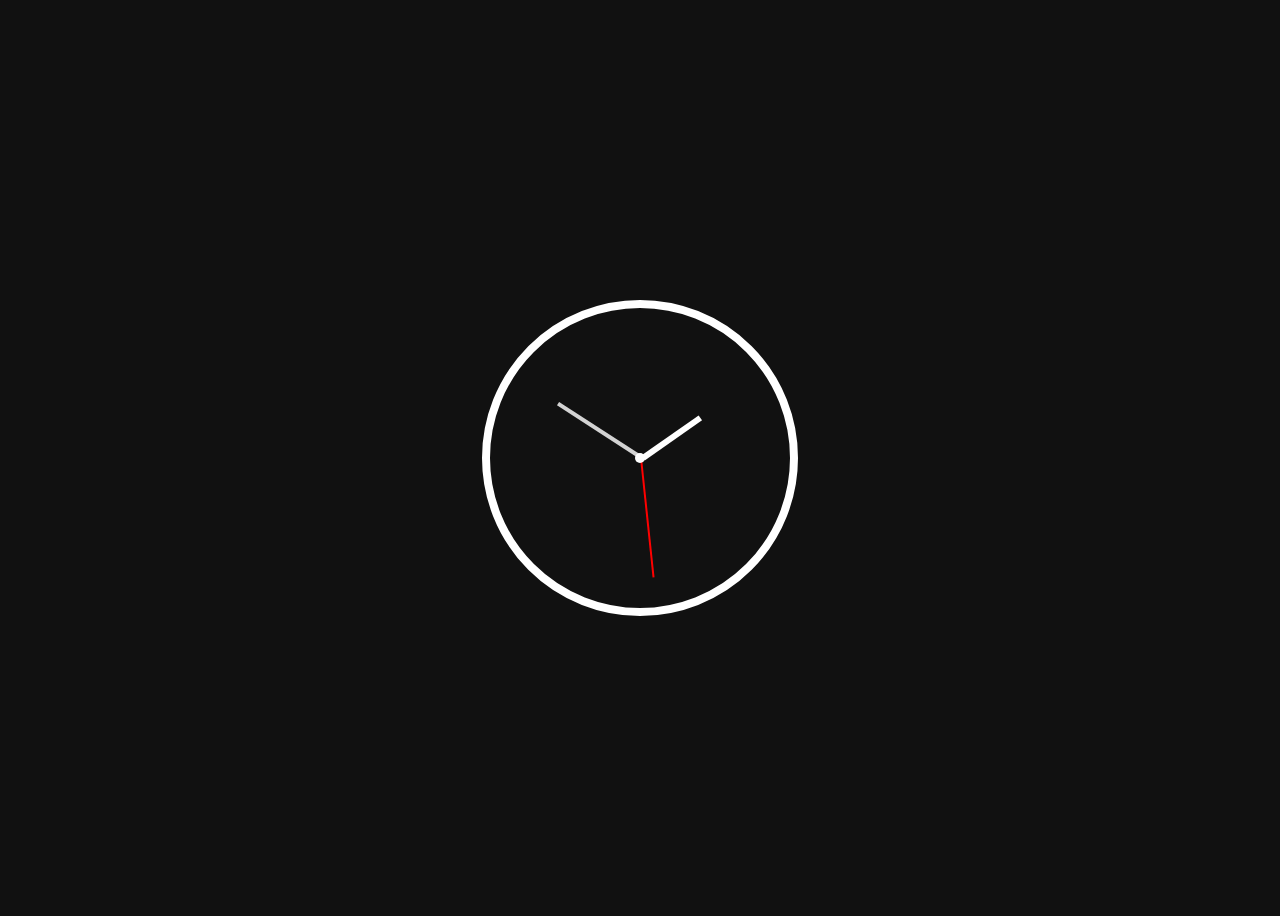
<file: Analog Clock/index.html>
<!DOCTYPE html>
<html lang="en">
<head>
  <meta charset="UTF-8">
  <title>Analog Clock</title>
  <link rel="stylesheet" href="style.css">
</head>
<body>

<div class="clock">
  <div class="hand hour"></div>
  <div class="hand minute"></div>
  <div class="hand second"></div>
  <div class="center-dot"></div>
</div>

<script src="script.js"></script>
</body>
</html>
</file>
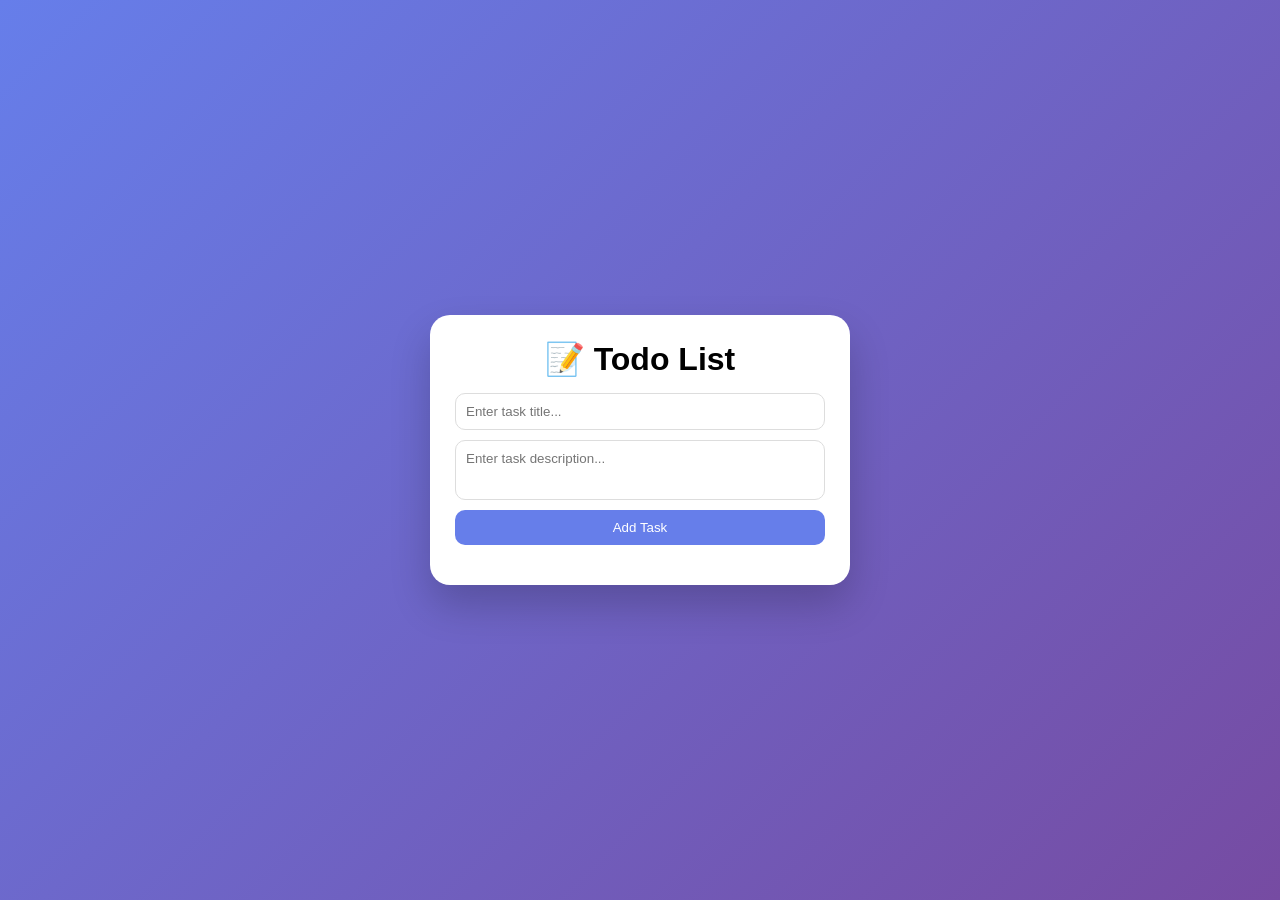
<file: ToDo/index.html>
<!DOCTYPE html>
<html lang="en">
<head>
<meta charset="UTF-8">
<title>Todo App with Description</title>

<style>
* {
  margin: 0;
  padding: 0;
  box-sizing: border-box;
  font-family: 'Segoe UI', sans-serif;
}

body {
  height: 100vh;
  display: flex;
  justify-content: center;
  align-items: center;
  background: linear-gradient(135deg, #667eea, #764ba2);
}

.container {
  background: white;
  width: 420px;
  padding: 25px;
  border-radius: 20px;
  box-shadow: 0 20px 40px rgba(0,0,0,0.2);
}

h1 {
  text-align: center;
  margin-bottom: 15px;
}

/* Inputs */
.input-box {
  display: flex;
  flex-direction: column;
  gap: 10px;
  margin-bottom: 15px;
}

.input-box input,
.input-box textarea {
  padding: 10px;
  border-radius: 10px;
  border: 1px solid #ddd;
  outline: none;
}

textarea {
  resize: none;
  height: 60px;
}

.input-box button {
  padding: 10px;
  border: none;
  background: #667eea;
  color: white;
  border-radius: 10px;
  cursor: pointer;
}

.input-box button:hover {
  background: #5a67d8;
}

/* Todo List */
ul {
  list-style: none;
  max-height: 300px;
  overflow-y: auto;
}

li {
  background: #f7f7f7;
  padding: 12px;
  border-radius: 12px;
  margin-bottom: 10px;
  transition: 0.3s;
}

li.completed {
  opacity: 0.6;
  text-decoration: line-through;
}

/* Title & Description */
.task-title {
  font-weight: bold;
  font-size: 16px;
}

.task-desc {
  font-size: 13px;
  color: #555;
  margin-top: 5px;
}

/* Actions */
.actions {
  margin-top: 8px;
}

.actions button {
  margin-right: 5px;
  border: none;
  padding: 5px 8px;
  border-radius: 6px;
  cursor: pointer;
}

.complete-btn {
  background: #38a169;
  color: white;
}

.delete-btn {
  background: #e53e3e;
  color: white;
}
</style>
</head>

<body>

<div class="container">
  <h1>📝 Todo List</h1>

  <div class="input-box">
    <input type="text" id="taskTitle" placeholder="Enter task title...">
    <textarea id="taskDesc" placeholder="Enter task description..."></textarea>
    <button onclick="addTask()">Add Task</button>
  </div>

  <ul id="taskList"></ul>
</div>

<script>
let tasks = JSON.parse(localStorage.getItem("tasks")) || [];

function saveTasks() {
  localStorage.setItem("tasks", JSON.stringify(tasks));
}

function addTask() {
  const title = document.getElementById("taskTitle").value.trim();
  const desc = document.getElementById("taskDesc").value.trim();

  if (title === "") return;

  tasks.push({
    title,
    desc,
    completed: false
  });

  document.getElementById("taskTitle").value = "";
  document.getElementById("taskDesc").value = "";

  saveTasks();
  renderTasks();
}

function toggleTask(index) {
  tasks[index].completed = !tasks[index].completed;
  saveTasks();
  renderTasks();
}

function deleteTask(index) {
  tasks.splice(index, 1);
  saveTasks();
  renderTasks();
}

function renderTasks() {
  const list = document.getElementById("taskList");
  list.innerHTML = "";

  tasks.forEach((task, index) => {
    const li = document.createElement("li");

    if (task.completed) li.classList.add("completed");

    li.innerHTML = `
      <div class="task-title">${task.title}</div>
      <div class="task-desc">${task.desc || ""}</div>
      
      <div class="actions">
        <button class="complete-btn" onclick="toggleTask(${index})">✔</button>
        <button class="delete-btn" onclick="deleteTask(${index})">✖</button>
      </div>
    `;

    list.appendChild(li);
  });
}

renderTasks();
</script>

</body>
</html>
</file>
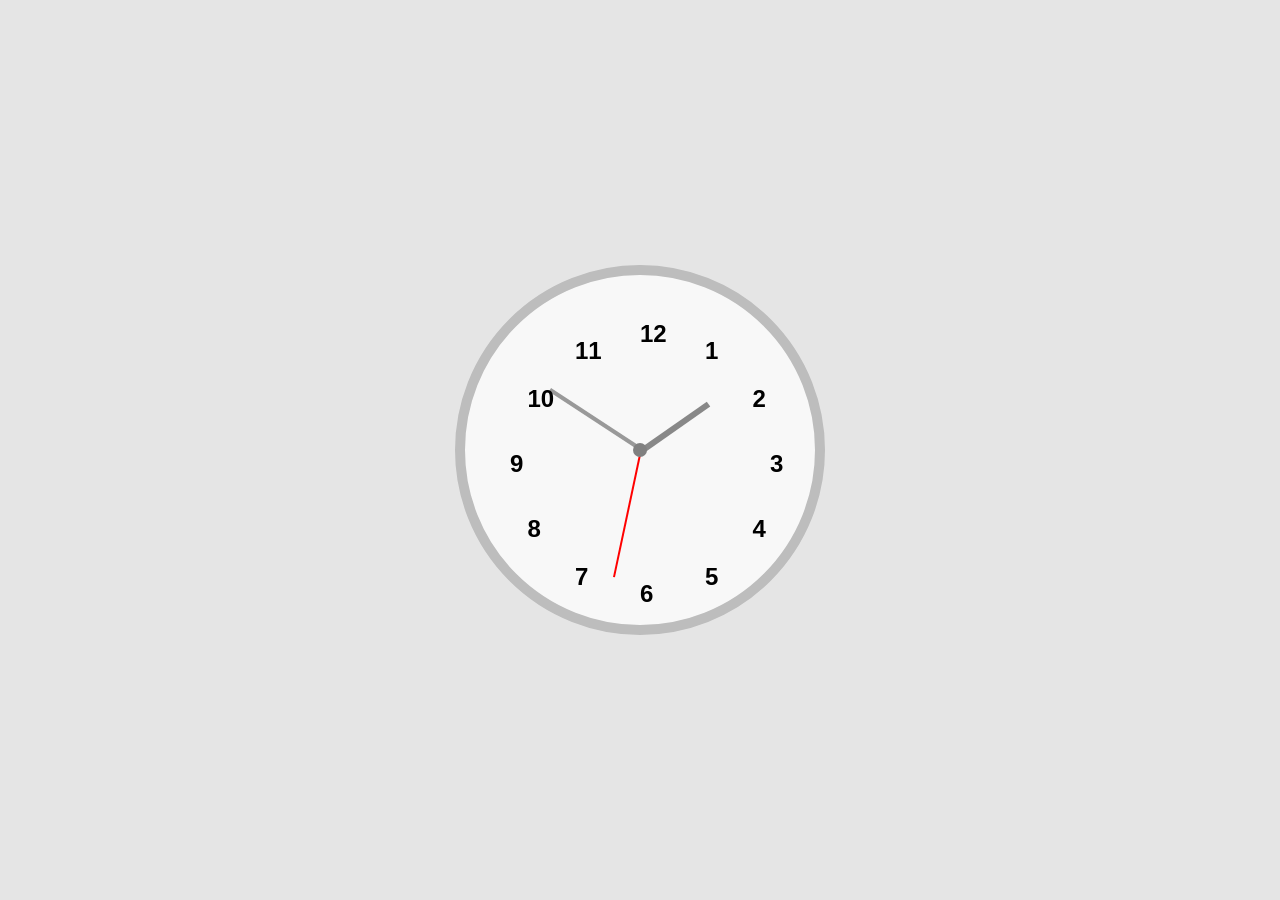
<file: Analog Clock/3in1-2.html>
<!DOCTYPE html>
<html lang="en">
<head>
<meta charset="UTF-8">
<title>Analog Clock</title>

<style>
body {
  margin: 0;
  background: #e5e5e5;
  display: flex;
  justify-content: center;
  align-items: center;
  height: 100vh;
  font-family: Arial;
}

/* Clock */
.clock {
  width: 350px;
  height: 350px;
  border: 10px solid #bdbdbd;
  border-radius: 50%;
  position: relative;
  background: #f8f8f8;
}

/* Center */
.center {
  width: 14px;
  height: 14px;
  background: gray;
  border-radius: 50%;
  position: absolute;
  top: 50%;
  left: 50%;
  transform: translate(-50%, -50%);
  z-index: 10;
}

/* Hands */
.hand {
  position: absolute;
  bottom: 50%;
  left: 50%;
  transform-origin: bottom;
}

.hour {
  width: 6px;
  height: 80px;
  background: #888;
}

.minute {
  width: 4px;
  height: 110px;
  background: #999;
}

.second {
  width: 2px;
  height: 130px;
  background: red;
}

/* Numbers */
.num {
  position: absolute;
  top: 50%;
  left: 50%;
  transform-origin: center;
  font-size: 24px;
  font-weight: bold;
}


</style>

</head>
<body>

<div class="clock" id="clock">

  <!-- Hands -->
  <div class="hand hour" id="hour"></div>
  <div class="hand minute" id="minute"></div>
  <div class="hand second" id="second"></div>
  <div class="center"></div>

</div>

<script>
const clock = document.getElementById("clock");

/* ✅ Create Numbers (Perfect Circle) */
for (let i = 1; i <= 12; i++) {
  const number = document.createElement("div");
  number.classList.add("num");

  const angle = i * 30;

  number.style.transform = `
    rotate(${angle}deg)
    translateY(-130px)
    rotate(-${angle}deg)
  `;

  number.innerText = i;
  clock.appendChild(number);
}

/* ✅ Create Ticks */
for (let i = 0; i < 60; i++) {
  const tick = document.createElement("div");
  tick.classList.add("tick");

  if (i % 5 === 0) tick.classList.add("bold");

  tick.style.transform = `rotate(${i * 6}deg)`;
  clock.appendChild(tick);
}

/* ✅ Clock Logic */
function updateClock() {
  const now = new Date();

  const sec = now.getSeconds();
  const min = now.getMinutes();
  const hr = now.getHours();

  const secDeg = sec * 6;
  const minDeg = min * 6 + sec * 0.1;
  const hrDeg = hr * 30 + min * 0.5;

  document.getElementById("second").style.transform =
    `rotate(${secDeg}deg)`;

  document.getElementById("minute").style.transform =
    `rotate(${minDeg}deg)`;

  document.getElementById("hour").style.transform =
    `rotate(${hrDeg}deg)`;
}

setInterval(updateClock, 1000);
updateClock();
</script>

</body>
</html>
</file>
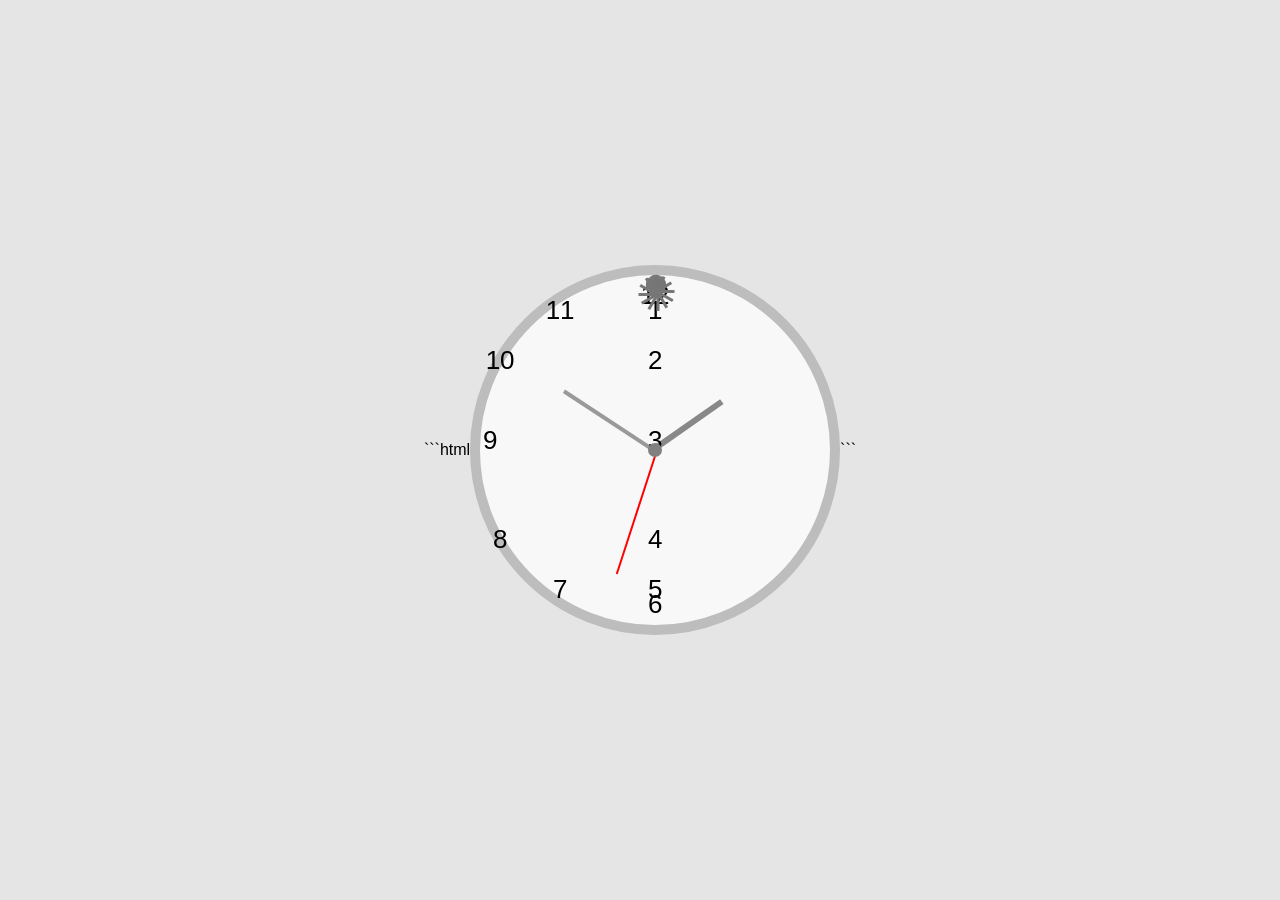
<file: Analog Clock/3in1.html>
```html
<!DOCTYPE html>
<html lang="en">
<head>
<meta charset="UTF-8">
<title>Analog Clock</title>

<style>
body {
  margin: 0;
  background: #e5e5e5;
  display: flex;
  justify-content: center;
  align-items: center;
  height: 100vh;
  font-family: Arial;
}

/* Clock Container */
.clock {
  width: 350px;
  height: 350px;
  border: 10px solid #bdbdbd;
  border-radius: 50%;
  position: relative;
  background: #f8f8f8;
}

/* Center Dot */
.center {
  width: 14px;
  height: 14px;
  background: gray;
  border-radius: 50%;
  position: absolute;
  top: 50%;
  left: 50%;
  transform: translate(-50%, -50%);
  z-index: 10;
}

/* Hands */
.hand {
  position: absolute;
  bottom: 50%;
  left: 50%;
  transform-origin: bottom;
}

.hour {
  width: 6px;
  height: 80px;
  background: #888;
}

.minute {
  width: 4px;
  height: 110px;
  background: #999;
}

.second {
  width: 2px;
  height: 130px;
  background: red;
}

/* Numbers */
.number {
  position: absolute;
  width: 100%;
  height: 100%;
  text-align: center;
  font-size: 26px;
}

.number span {
  position: absolute;
  left: 50%;
  transform: translateX(-50%);
}

/* Position Numbers */
.number1 span  { top: 20px; right: 80px; }
.number2 span  { top: 70px; right: 20px; }
.number3 span  { top: 150px; right: 10px; }
.number4 span  { bottom: 70px; right: 20px; }
.number5 span  { bottom: 20px; right: 80px; }
.number6 span  { bottom: 5px; left: 50%; transform: translateX(-50%); }
.number7 span  { bottom: 20px; left: 80px; }
.number8 span  { bottom: 70px; left: 20px; }
.number9 span  { top: 150px; left: 10px; }
.number10 span { top: 70px; left: 20px; }
.number11 span { top: 20px; left: 80px; }
.number12 span { top: 5px; left: 50%; transform: translateX(-50%); }

/* Ticks */
.tick {
  position: absolute;
  width: 2px;
  height: 10px;
  background: #777;
  top: 0;
  left: 50%;
  transform-origin: bottom;
}

.tick.bold {
  height: 18px;
  width: 3px;
}
</style>

</head>
<body>

<div class="clock" id="clock">

  <!-- Hands -->
  <div class="hand hour" id="hour"></div>
  <div class="hand minute" id="minute"></div>
  <div class="hand second" id="second"></div>
  <div class="center"></div>

  <!-- Numbers -->
  <div class="number number1"><span>1</span></div>
  <div class="number number2"><span>2</span></div>
  <div class="number number3"><span>3</span></div>
  <div class="number number4"><span>4</span></div>
  <div class="number number5"><span>5</span></div>
  <div class="number number6"><span>6</span></div>
  <div class="number number7"><span>7</span></div>
  <div class="number number8"><span>8</span></div>
  <div class="number number9"><span>9</span></div>
  <div class="number number10"><span>10</span></div>
  <div class="number number11"><span>11</span></div>
  <div class="number number12"><span>12</span></div>

</div>

<script>
// Add ticks dynamically
const clock = document.getElementById("clock");

for (let i = 0; i < 60; i++) {
  const tick = document.createElement("div");
  tick.classList.add("tick");

  if (i % 5 === 0) tick.classList.add("bold");

  tick.style.transform = `rotate(${i * 6}deg) translateX(-50%)`;
  clock.appendChild(tick);
}

// Clock Logic
function updateClock() {
  const now = new Date();

  const sec = now.getSeconds();
  const min = now.getMinutes();
  const hr = now.getHours();

  const secDeg = sec * 6;
  const minDeg = min * 6 + sec * 0.1;
  const hrDeg = hr * 30 + min * 0.5;

  document.getElementById("second").style.transform =
    `rotate(${secDeg}deg) translateX(-50%)`;

  document.getElementById("minute").style.transform =
    `rotate(${minDeg}deg) translateX(-50%)`;

  document.getElementById("hour").style.transform =
    `rotate(${hrDeg}deg) translateX(-50%)`;
}

setInterval(updateClock, 1000);
updateClock();
</script>

</body>
</html>
```
</file>
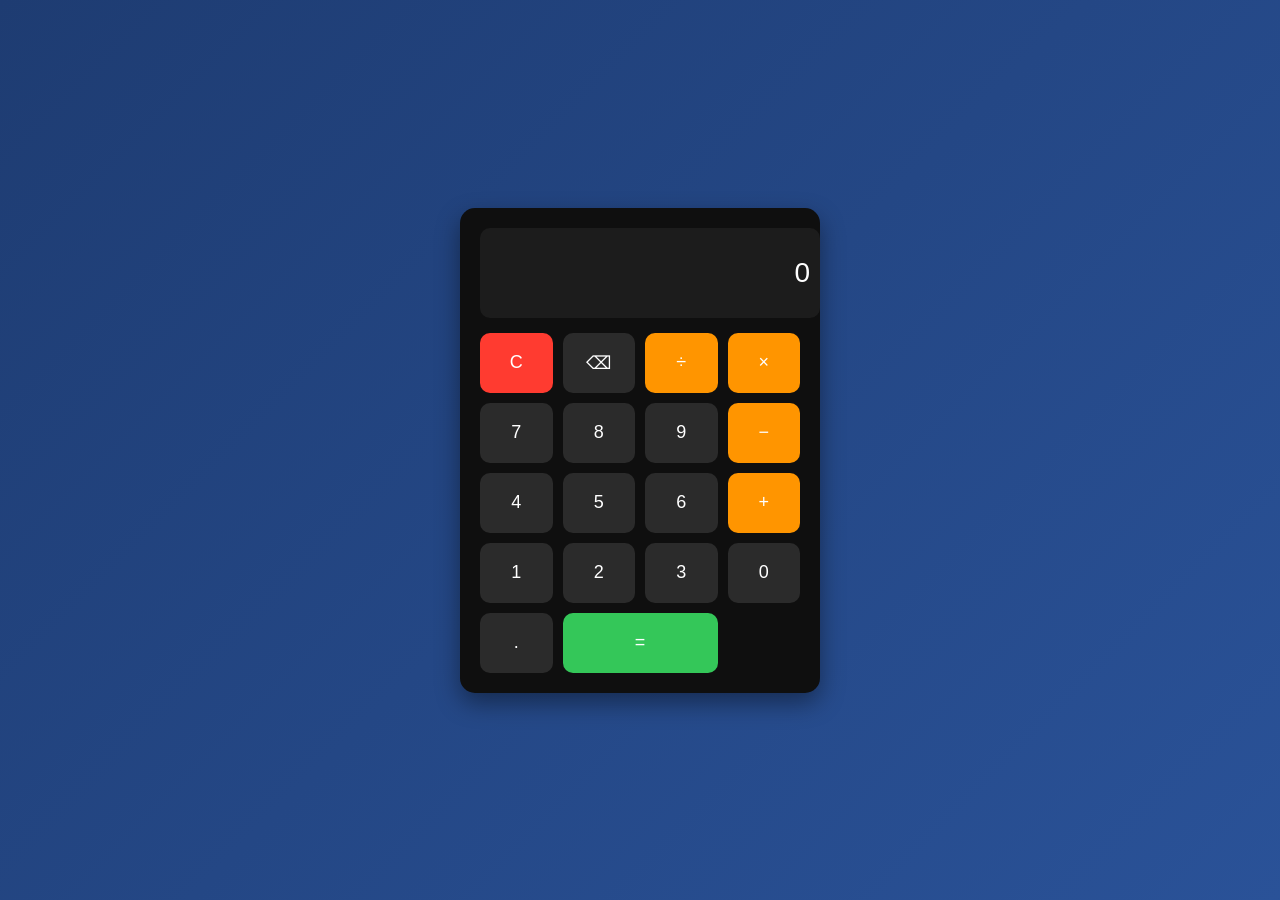
<file: Calculator/Calculator.html>
<!DOCTYPE html>
<html lang="en">
<head>
<meta charset="UTF-8">
<title>Calculator</title>

<style>
body {
  margin: 0;
  font-family: Arial;
  background: linear-gradient(135deg, #1e3c72, #2a5298);
  height: 100vh;
  display: flex;
  justify-content: center;
  align-items: center;
}

.calculator {
  background: #0f0f0f;
  padding: 20px;
  border-radius: 15px;
  width: 320px;
  box-shadow: 0 10px 25px rgba(0,0,0,0.4);
}

.display {
  width: 100%;
  height: 70px;
  background: #1c1c1c;
  color: white;
  font-size: 28px;
  border: none;
  border-radius: 10px;
  text-align: right;
  padding: 10px;
  margin-bottom: 15px;
}

.buttons {
  display: grid;
  grid-template-columns: repeat(4, 1fr);
  gap: 10px;
}

button {
  height: 60px;
  font-size: 18px;
  border: none;
  border-radius: 10px;
  cursor: pointer;
  background: #2b2b2b;
  color: white;
  transition: 0.2s;
}

button:hover {
  background: #444;
}

.operator {
  background: #ff9500;
}

.operator:hover {
  background: #e08900;
}

.equal {
  background: #34c759;
  grid-column: span 2;
}

.equal:hover {
  background: #28a745;
}

.clear {
  background: #ff3b30;
}

.clear:hover {
  background: #d63025;
}
</style>
</head>

<body>

<div class="calculator">
  <input type="text" id="display" class="display" value="0" disabled>

  <div class="buttons">
    <button class="clear" onclick="clearDisplay()">C</button>
    <button onclick="deleteLast()">⌫</button>
    <button class="operator" onclick="append('/')">÷</button>
    <button class="operator" onclick="append('*')">×</button>

    <button onclick="append('7')">7</button>
    <button onclick="append('8')">8</button>
    <button onclick="append('9')">9</button>
    <button class="operator" onclick="append('-')">−</button>

    <button onclick="append('4')">4</button>
    <button onclick="append('5')">5</button>
    <button onclick="append('6')">6</button>
    <button class="operator" onclick="append('+')">+</button>

    <button onclick="append('1')">1</button>
    <button onclick="append('2')">2</button>
    <button onclick="append('3')">3</button>

    <button onclick="append('0')">0</button>
    <button onclick="append('.')">.</button>
    <button class="equal" onclick="calculate()">=</button>
  </div>
</div>

<script>
let display = document.getElementById("display");

function append(value) {
  if (display.value === "0" && value !== ".") {
    display.value = value;
  } else {
    display.value += value;
  }
}

function clearDisplay() {
  display.value = "0";
}

function deleteLast() {
  display.value = display.value.slice(0, -1);
  if (display.value === "") display.value = "0";
}

function calculate() {
  try {
    let result = eval(display.value);

    if (!isFinite(result)) {
      throw "Math Error";
    }

    display.value = formatNumber(result);
  } catch {
    display.value = "Error";
  }
}

// Format number with commas
function formatNumber(num) {
  return Number(num).toLocaleString("en-IN");
}

// Keyboard support
document.addEventListener("keydown", function(e) {
  if (!isNaN(e.key) || "+-*/.".includes(e.key)) {
    append(e.key);
  } else if (e.key === "Enter") {
    calculate();
  } else if (e.key === "Backspace") {
    deleteLast();
  } else if (e.key === "Escape") {
    clearDisplay();
  }
});
</script>

</body>
</html>
</file>
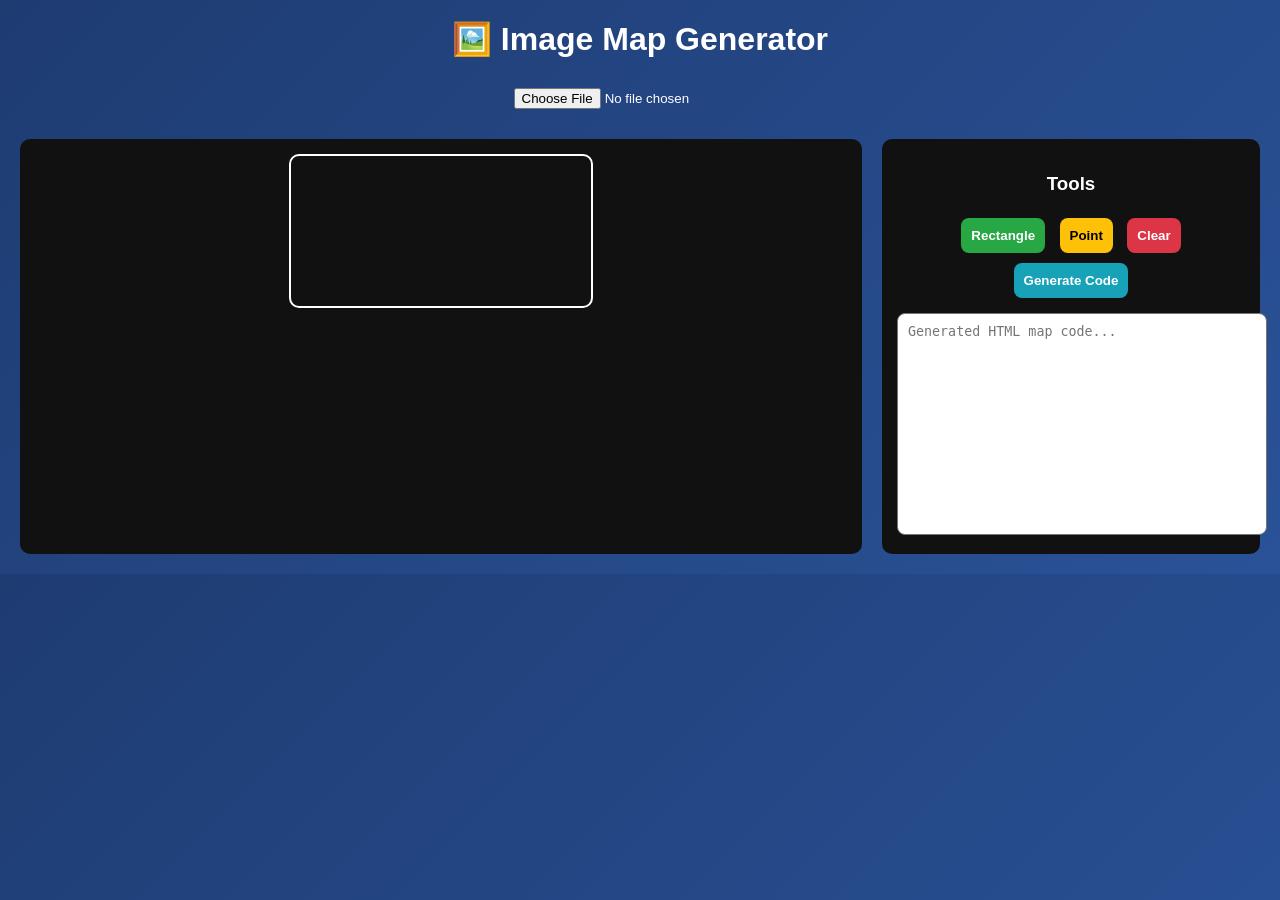
<file: ImageMap/ImageMap.html>
<!DOCTYPE html>
<html lang="en">
<head>
<meta charset="UTF-8">
<title>Image Map Generator</title>

<style>
body{
  margin:0;
  font-family:Arial;
  background:linear-gradient(135deg,#1e3c72,#2a5298);
  color:white;
  text-align:center;
}

h1{
  margin:20px;
}

.container{
  display:flex;
  justify-content:center;
  gap:20px;
  padding:20px;
}

/* LEFT PANEL */
.left{
  background:#111;
  padding:15px;
  border-radius:10px;
  width:70%;
}

canvas{
  border:2px solid #fff;
  border-radius:10px;
  cursor:crosshair;
  max-width:100%;
}

/* RIGHT PANEL */
.right{
  background:#111;
  padding:15px;
  border-radius:10px;
  width:30%;
}

button{
  margin:5px;
  padding:10px;
  border:none;
  border-radius:8px;
  cursor:pointer;
  font-weight:bold;
}

.rectBtn{ background:#28a745; color:white;}
.pointBtn{ background:#ffc107; color:black;}
.clearBtn{ background:#dc3545; color:white;}
.generateBtn{ background:#17a2b8; color:white;}

textarea{
  width:100%;
  height:200px;
  margin-top:10px;
  border-radius:8px;
  padding:10px;
  resize:none;
}

input{
  margin:10px;
}
</style>
</head>

<body>

<h1>🖼️ Image Map Generator</h1>

<input type="file" id="upload">

<div class="container">

  <div class="left">
    <canvas id="canvas"></canvas>
  </div>

  <div class="right">
    <h3>Tools</h3>

    <button class="rectBtn" onclick="mode='rect'">Rectangle</button>
    <button class="pointBtn" onclick="mode='point'">Point</button>
    <button class="clearBtn" onclick="clearAll()">Clear</button>

    <br>

    <button class="generateBtn" onclick="generateMap()">Generate Code</button>

    <textarea id="output" placeholder="Generated HTML map code..."></textarea>
  </div>

</div>

<script>
const canvas = document.getElementById("canvas");
const ctx = canvas.getContext("2d");
const upload = document.getElementById("upload");

let img = new Image();
let mode = "rect";

let shapes = [];
let startX, startY;
let drawing = false;

// Upload image
upload.addEventListener("change", function(e){
  const file = e.target.files[0];
  const reader = new FileReader();

  reader.onload = function(event){
    img.onload = function(){
      canvas.width = img.width;
      canvas.height = img.height;
      ctx.drawImage(img,0,0);
    }
    img.src = event.target.result;
  }

  reader.readAsDataURL(file);
});

// Mouse Down
canvas.addEventListener("mousedown", function(e){
  const rect = canvas.getBoundingClientRect();
  startX = e.clientX - rect.left;
  startY = e.clientY - rect.top;
  drawing = true;

  if(mode === "point"){
    shapes.push({
      type:"circle",
      coords:[startX, startY, 5]
    });
    redraw();
  }
});

// Mouse Move
canvas.addEventListener("mousemove", function(e){
  if(!drawing || mode !== "rect") return;

  const rect = canvas.getBoundingClientRect();
  const x = e.clientX - rect.left;
  const y = e.clientY - rect.top;

  redraw();

  ctx.strokeStyle="red";
  ctx.strokeRect(startX, startY, x-startX, y-startY);
});

// Mouse Up
canvas.addEventListener("mouseup", function(e){
  if(mode !== "rect") return;

  const rect = canvas.getBoundingClientRect();
  const endX = e.clientX - rect.left;
  const endY = e.clientY - rect.top;

  shapes.push({
    type:"rect",
    coords:[startX, startY, endX, endY]
  });

  drawing = false;
  redraw();
});

// Redraw everything
function redraw(){
  ctx.clearRect(0,0,canvas.width,canvas.height);
  ctx.drawImage(img,0,0);

  shapes.forEach(s=>{
    ctx.strokeStyle="yellow";

    if(s.type==="rect"){
      let [x1,y1,x2,y2] = s.coords;
      ctx.strokeRect(x1,y1,x2-x1,y2-y1);
    }

    if(s.type==="circle"){
      let [x,y,r] = s.coords;
      ctx.beginPath();
      ctx.arc(x,y,r,0,Math.PI*2);
      ctx.stroke();
    }
  });
}

// Clear all
function clearAll(){
  shapes = [];
  redraw();
}

// Generate HTML MAP
function generateMap(){
  let code = '<img src="your-image.png" usemap="#map1">\n<map name="map1">\n';

  shapes.forEach(s=>{
    if(s.type==="rect"){
      code += `<area shape="rect" coords="${s.coords.join(',')}" href="#" />\n`;
    }

    if(s.type==="circle"){
      code += `<area shape="circle" coords="${s.coords.join(',')}" href="#" />\n`;
    }
  });

  code += '</map>';

  document.getElementById("output").value = code;
}
</script>

</body>
</html>
</file>
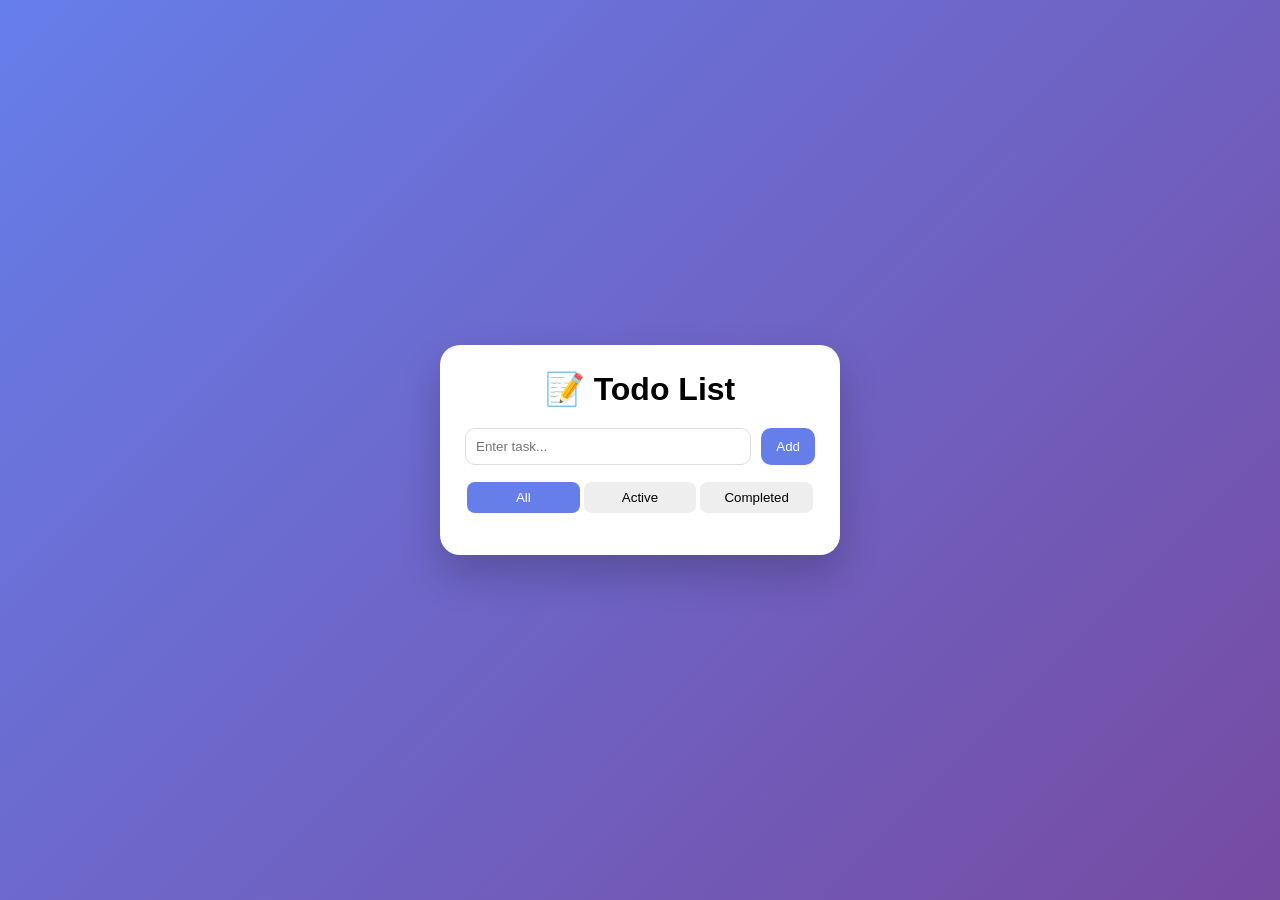
<file: ToDo/index1-no header.html>
<!DOCTYPE html>
<html lang="en">
<head>
<meta charset="UTF-8">
<title>Beautiful Todo App</title>

<style>
* {
  margin: 0;
  padding: 0;
  box-sizing: border-box;
  font-family: 'Segoe UI', sans-serif;
}

body {
  height: 100vh;
  display: flex;
  justify-content: center;
  align-items: center;
  background: linear-gradient(135deg, #667eea, #764ba2);
}

/* Container */
.container {
  background: white;
  width: 400px;
  padding: 25px;
  border-radius: 20px;
  box-shadow: 0 20px 40px rgba(0,0,0,0.2);
}

h1 {
  text-align: center;
  margin-bottom: 20px;
}

/* Input */
.input-box {
  display: flex;
  gap: 10px;
  margin-bottom: 15px;
}

.input-box input {
  flex: 1;
  padding: 10px;
  border-radius: 10px;
  border: 1px solid #ddd;
  outline: none;
}

.input-box button {
  padding: 10px 15px;
  border: none;
  background: #667eea;
  color: white;
  border-radius: 10px;
  cursor: pointer;
  transition: 0.3s;
}

.input-box button:hover {
  background: #5a67d8;
}

/* Filters */
.filters {
  display: flex;
  justify-content: space-between;
  margin-bottom: 15px;
}

.filters button {
  flex: 1;
  margin: 2px;
  padding: 8px;
  border: none;
  border-radius: 8px;
  cursor: pointer;
  background: #eee;
}

.filters button.active {
  background: #667eea;
  color: white;
}

/* Todo List */
ul {
  list-style: none;
  max-height: 300px;
  overflow-y: auto;
}

li {
  display: flex;
  justify-content: space-between;
  align-items: center;
  padding: 10px;
  border-radius: 10px;
  margin-bottom: 10px;
  background: #f7f7f7;
  transition: 0.3s;
}

li.completed {
  text-decoration: line-through;
  opacity: 0.6;
}

li:hover {
  transform: scale(1.02);
}

/* Buttons */
.actions button {
  margin-left: 5px;
  border: none;
  padding: 5px 8px;
  border-radius: 6px;
  cursor: pointer;
}

.complete-btn {
  background: #38a169;
  color: white;
}

.delete-btn {
  background: #e53e3e;
  color: white;
}
</style>
</head>

<body>

<div class="container">
  <h1>📝 Todo List</h1>

  <div class="input-box">
    <input type="text" id="taskInput" placeholder="Enter task...">
    <button onclick="addTask()">Add</button>
  </div>

  <div class="filters">
    <button onclick="setFilter('all')" class="active">All</button>
    <button onclick="setFilter('active')">Active</button>
    <button onclick="setFilter('completed')">Completed</button>
  </div>

  <ul id="taskList"></ul>
</div>

<script>
let tasks = JSON.parse(localStorage.getItem("tasks")) || [];
let currentFilter = "all";

function saveTasks() {
  localStorage.setItem("tasks", JSON.stringify(tasks));
}

function addTask() {
  const input = document.getElementById("taskInput");
  const text = input.value.trim();

  if (text === "") return;

  tasks.push({ text, completed: false });
  input.value = "";

  saveTasks();
  renderTasks();
}

function toggleTask(index) {
  tasks[index].completed = !tasks[index].completed;
  saveTasks();
  renderTasks();
}

function deleteTask(index) {
  tasks.splice(index, 1);
  saveTasks();
  renderTasks();
}

function setFilter(filter) {
  currentFilter = filter;

  document.querySelectorAll(".filters button").forEach(btn => {
    btn.classList.remove("active");
  });

  event.target.classList.add("active");

  renderTasks();
}

function renderTasks() {
  const list = document.getElementById("taskList");
  list.innerHTML = "";

  tasks.forEach((task, index) => {

    if (
      currentFilter === "active" && task.completed ||
      currentFilter === "completed" && !task.completed
    ) return;

    const li = document.createElement("li");
    if (task.completed) li.classList.add("completed");

    li.innerHTML = `
      <span>${task.text}</span>
      <div class="actions">
        <button class="complete-btn" onclick="toggleTask(${index})">✔</button>
        <button class="delete-btn" onclick="deleteTask(${index})">✖</button>
      </div>
    `;

    list.appendChild(li);
  });
}

// Enter key support
document.getElementById("taskInput").addEventListener("keypress", function(e) {
  if (e.key === "Enter") addTask();
});

// Initial render
renderTasks();
</script>

</body>
</html>
</file>
<file: Analog Clock/style.css>
body {
  display: flex;
  justify-content: center;
  align-items: center;
  height: 100vh;
  background: #111;
}

.clock {
  width: 300px;
  height: 300px;
  border: 8px solid white;
  border-radius: 50%;
  position: relative;
}

.hand {
  position: absolute;
  bottom: 50%;
  left: 50%;
  transform-origin: bottom;
  transform: rotate(90deg);
}

.hour {
  width: 6px;
  height: 70px;
  background: white;
}

.minute {
  width: 4px;
  height: 100px;
  background: lightgray;
}

.second {
  width: 2px;
  height: 120px;
  background: red;
}

.center-dot {
  width: 10px;
  height: 10px;
  background: white;
  border-radius: 50%;
  position: absolute;
  top: 50%;
  left: 50%;
  transform: translate(-50%, -50%);
}
</file>
